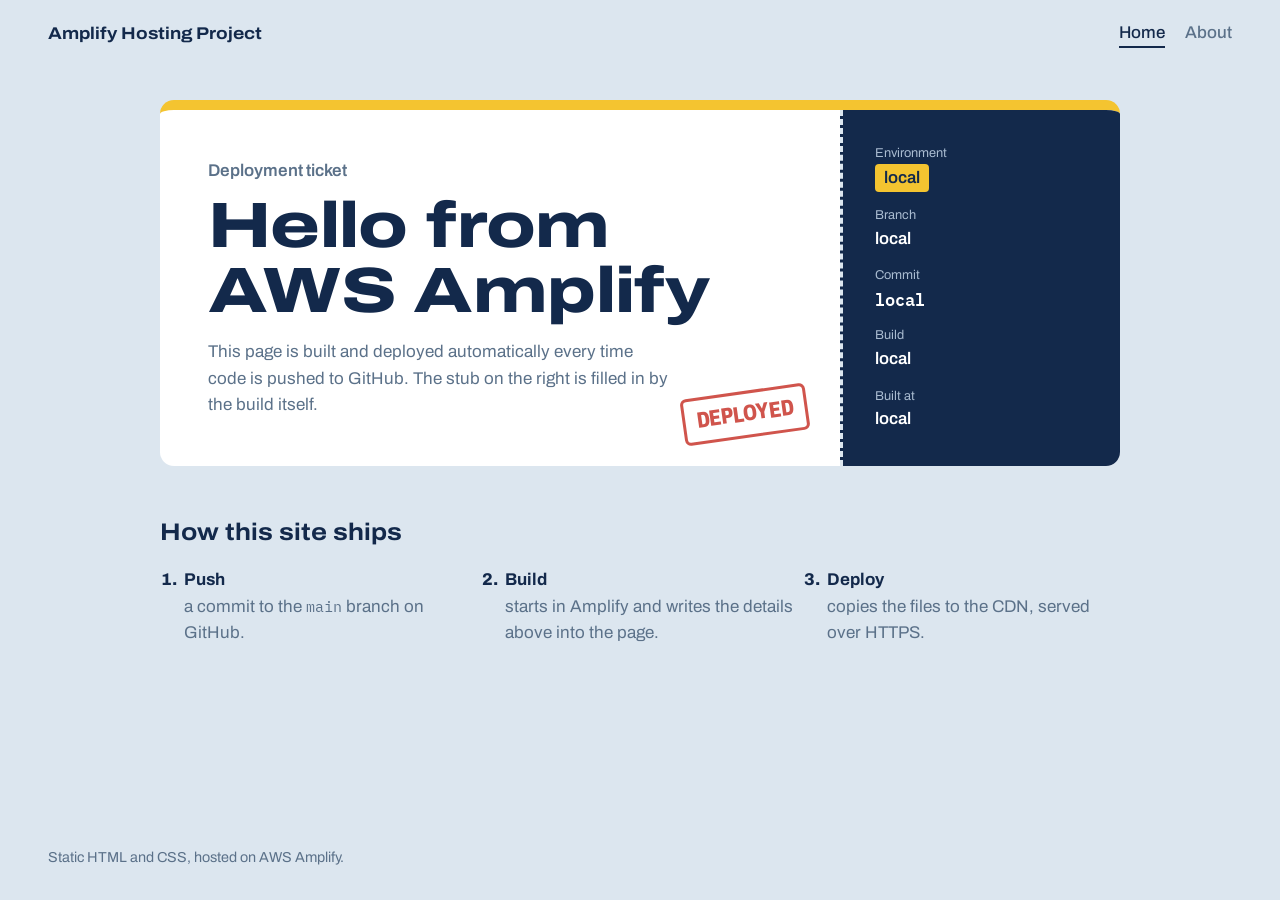
<file: index.html>
<!DOCTYPE html>
<html lang="en">
<head>
  <meta charset="UTF-8">
  <meta name="viewport" content="width=device-width, initial-scale=1">
  <title>Amplify Hosting Project</title>
  <link rel="preconnect" href="https://fonts.googleapis.com">
  <link rel="preconnect" href="https://fonts.gstatic.com" crossorigin>
  <link href="https://fonts.googleapis.com/css2?family=Archivo:wdth,wght@62..125,400..800&family=IBM+Plex+Mono:wght@500&display=swap" rel="stylesheet">
  <link rel="stylesheet" href="style.css">
</head>
<body data-env="__SITE_ENV__">
  <header class="site-header">
    <a class="brand" href="/">Amplify Hosting Project</a>
    <nav>
      <a href="/" aria-current="page">Home</a>
      <a href="/about.html">About</a>
    </nav>
  </header>

  <main>
    <article class="ticket">
      <div class="ticket-main">
        <p class="ticket-kicker">Deployment ticket</p>
        <h1>Hello from AWS Amplify</h1>
        <p class="lead">This page is built and deployed automatically every time code is pushed to GitHub. The stub on the right is filled in by the build itself.</p>
        <span class="stamp" aria-hidden="true">Deployed</span>
      </div>
      <dl class="ticket-stub">
        <div><dt>Environment</dt><dd class="env" data-fill>__SITE_ENV__</dd></div>
        <div><dt>Branch</dt><dd data-fill>__BRANCH__</dd></div>
        <div><dt>Commit</dt><dd class="mono" data-fill>__COMMIT__</dd></div>
        <div><dt>Build</dt><dd data-fill>#__JOB_ID__</dd></div>
        <div><dt>Built at</dt><dd data-fill>__BUILD_TIME__</dd></div>
      </dl>
    </article>

    <section class="notes">
      <h2>How this site ships</h2>
      <ol class="flow">
        <li><strong>Push</strong> a commit to the <code>main</code> branch on GitHub.</li>
        <li><strong>Build</strong> starts in Amplify and writes the details above into the page.</li>
        <li><strong>Deploy</strong> copies the files to the CDN, served over HTTPS.</li>
      </ol>
    </section>
  </main>

  <footer class="site-footer">Static HTML and CSS, hosted on AWS Amplify.</footer>
  <script src="fill.js"></script>
</body>
</html>
</file>
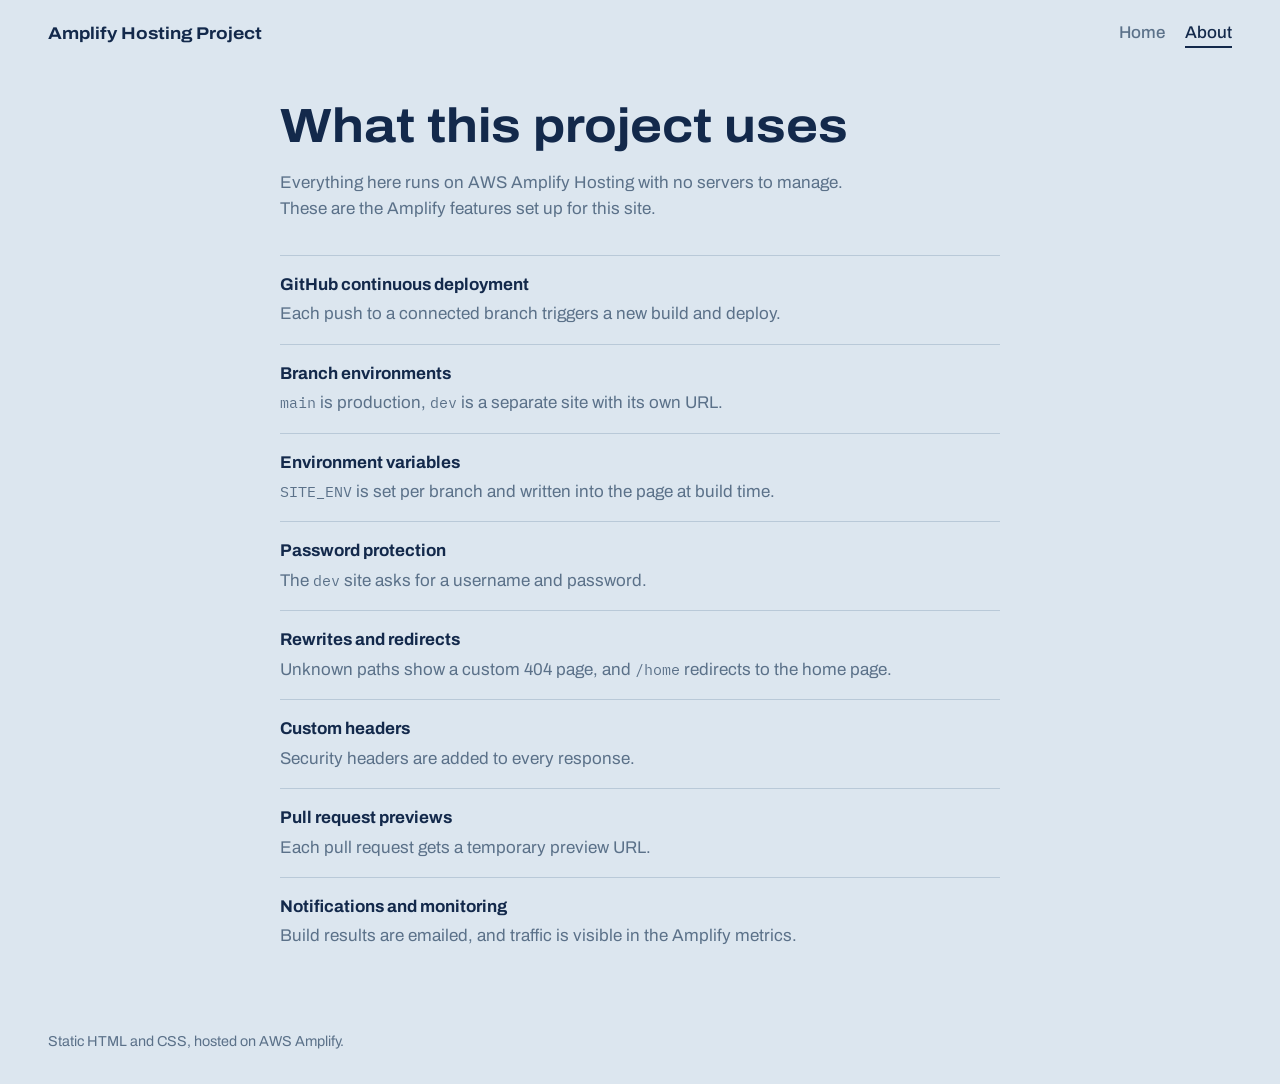
<file: about.html>
<!DOCTYPE html>
<html lang="en">
<head>
  <meta charset="UTF-8">
  <meta name="viewport" content="width=device-width, initial-scale=1">
  <title>About · Amplify Hosting Project</title>
  <link rel="preconnect" href="https://fonts.googleapis.com">
  <link rel="preconnect" href="https://fonts.gstatic.com" crossorigin>
  <link href="https://fonts.googleapis.com/css2?family=Archivo:wdth,wght@62..125,400..800&family=IBM+Plex+Mono:wght@500&display=swap" rel="stylesheet">
  <link rel="stylesheet" href="style.css">
</head>
<body data-env="__SITE_ENV__">
  <header class="site-header">
    <a class="brand" href="/">Amplify Hosting Project</a>
    <nav>
      <a href="/">Home</a>
      <a href="/about.html" aria-current="page">About</a>
    </nav>
  </header>

  <main class="prose">
    <h1>What this project uses</h1>
    <p>Everything here runs on AWS Amplify Hosting with no servers to manage. These are the Amplify features set up for this site.</p>
    <dl class="features">
      <div><dt>GitHub continuous deployment</dt><dd>Each push to a connected branch triggers a new build and deploy.</dd></div>
      <div><dt>Branch environments</dt><dd><code>main</code> is production, <code>dev</code> is a separate site with its own URL.</dd></div>
      <div><dt>Environment variables</dt><dd><code>SITE_ENV</code> is set per branch and written into the page at build time.</dd></div>
      <div><dt>Password protection</dt><dd>The <code>dev</code> site asks for a username and password.</dd></div>
      <div><dt>Rewrites and redirects</dt><dd>Unknown paths show a custom 404 page, and <code>/home</code> redirects to the home page.</dd></div>
      <div><dt>Custom headers</dt><dd>Security headers are added to every response.</dd></div>
      <div><dt>Pull request previews</dt><dd>Each pull request gets a temporary preview URL.</dd></div>
      <div><dt>Notifications and monitoring</dt><dd>Build results are emailed, and traffic is visible in the Amplify metrics.</dd></div>
    </dl>
  </main>

  <footer class="site-footer">Static HTML and CSS, hosted on AWS Amplify.</footer>
  <script src="fill.js"></script>
</body>
</html>
</file>
<file: style.css>
:root {
  --sky: #DCE6EF;
  --paper: #FFFFFF;
  --ink: #13294B;
  --steel: #5B7189;
  --signal: #F4C430;
  --stamp: #C8372D;
  --dev: #3BA38A;
  --radius: 14px;
}

* { box-sizing: border-box; }

body {
  margin: 0;
  min-height: 100vh;
  display: flex;
  flex-direction: column;
  background: var(--sky);
  color: var(--ink);
  font-family: "Archivo", "Helvetica Neue", Arial, sans-serif;
  font-size: 1.0625rem;
  line-height: 1.55;
}

a { color: inherit; }
a:focus-visible, .button:focus-visible { outline: 3px solid var(--ink); outline-offset: 3px; }
code { font-family: "IBM Plex Mono", ui-monospace, monospace; font-size: 0.9em; }

/* Header and footer */
.site-header {
  display: flex;
  justify-content: space-between;
  align-items: center;
  gap: 1rem;
  flex-wrap: wrap;
  padding: 1.25rem clamp(1rem, 5vw, 3rem);
}
.brand { font-weight: 700; text-decoration: none; font-stretch: 112%; }
.site-header nav { display: flex; gap: 1.25rem; }
.site-header nav a { text-decoration: none; color: var(--steel); font-weight: 500; }
.site-header nav a[aria-current="page"] { color: var(--ink); border-bottom: 2px solid var(--ink); }
.site-footer { margin-top: auto; padding: 2rem clamp(1rem, 5vw, 3rem); color: var(--steel); font-size: 0.9rem; }

main { width: min(100% - 2rem, 960px); margin: 2rem auto; }

/* The ticket: the one bold element on the page */
.ticket {
  display: grid;
  grid-template-columns: 1fr minmax(220px, 280px);
  background: var(--paper);
  border-radius: var(--radius);
  border-top: 10px solid var(--signal);
  overflow: hidden;
}
.ticket-main { position: relative; padding: clamp(1.5rem, 4vw, 3rem); }
.ticket-kicker { margin: 0 0 0.5rem; color: var(--steel); font-weight: 600; }
.ticket h1 {
  margin: 0 0 1rem;
  font-size: clamp(2.25rem, 6vw, 4rem);
  font-weight: 800;
  font-stretch: 125%;
  line-height: 1.02;
  letter-spacing: -0.01em;
  max-width: 14ch;
}
.lead { margin: 0; max-width: 46ch; color: var(--steel); }

.stamp {
  position: absolute;
  right: clamp(1rem, 3vw, 2rem);
  bottom: clamp(1rem, 3vw, 1.75rem);
  padding: 0.2rem 0.7rem;
  border: 3px solid var(--stamp);
  border-radius: 6px;
  color: var(--stamp);
  font-weight: 800;
  font-stretch: 75%;
  font-size: 1.4rem;
  text-transform: uppercase;
  transform: rotate(-8deg);
  opacity: 0.85;
  animation: stamp 500ms 300ms cubic-bezier(.2,.8,.3,1.2) both;
}
@keyframes stamp {
  from { transform: rotate(-8deg) scale(1.8); opacity: 0; }
  to   { transform: rotate(-8deg) scale(1); opacity: 0.85; }
}

/* Stub with perforated edge */
.ticket-stub {
  margin: 0;
  padding: clamp(1.5rem, 3vw, 2rem);
  background: var(--ink);
  color: var(--paper);
  display: grid;
  gap: 0.9rem;
  align-content: center;
  position: relative;
  border-left: 3px dashed var(--sky);
}
.ticket-stub dt { font-size: 0.8rem; color: #A9BBD0; }
.ticket-stub dd { margin: 0; font-weight: 600; font-size: 1.05rem; overflow-wrap: anywhere; }
.ticket-stub .mono { font-family: "IBM Plex Mono", ui-monospace, monospace; }
.env { display: inline-block; padding: 0.05rem 0.55rem; border-radius: 4px; background: var(--signal); color: var(--ink); }
body[data-env="dev"] .env { background: var(--dev); color: var(--paper); }
body[data-env="dev"] .ticket { border-top-color: var(--dev); }

/* How it ships: a real sequence, so it is numbered */
.notes { margin-top: 3rem; }
.notes h2, .prose h1 { font-stretch: 112%; font-weight: 700; }
.notes h2 { font-size: 1.5rem; margin: 0 0 1rem; }
.flow { display: grid; grid-template-columns: repeat(3, 1fr); gap: 1.5rem; padding-left: 1.25rem; margin: 0; }
.flow li { padding-left: 0.25rem; color: var(--steel); }
.flow li::marker { font-weight: 800; color: var(--ink); }
.flow strong { display: block; color: var(--ink); }

/* About page */
.prose { max-width: 720px; }
.prose h1 { font-size: clamp(2rem, 5vw, 3rem); margin: 0 0 0.75rem; line-height: 1.1; }
.prose > p { color: var(--steel); max-width: 60ch; }
.features { margin: 2rem 0 0; }
.features div { padding: 1rem 0; border-top: 1px solid #B9C9D8; }
.features dt { font-weight: 700; }
.features dd { margin: 0.2rem 0 0; color: var(--steel); }

/* 404 */
.ticket-lost { grid-template-columns: 1fr; border-top-color: var(--stamp); }
.button {
  display: inline-block;
  margin-top: 1.5rem;
  padding: 0.75rem 1.25rem;
  background: var(--ink);
  color: var(--paper);
  border-radius: 8px;
  font-weight: 600;
  text-decoration: none;
}
.button:hover { background: #24406B; }

@media (max-width: 720px) {
  .ticket { grid-template-columns: 1fr; }
  .ticket-stub { border-left: 0; border-top: 3px dashed var(--sky); grid-template-columns: 1fr 1fr; }
  .stamp { position: static; display: inline-block; margin-top: 1.25rem; }
  .flow { grid-template-columns: 1fr; }
}

@media (prefers-reduced-motion: reduce) {
  .stamp { animation: none; }
}
</file>
